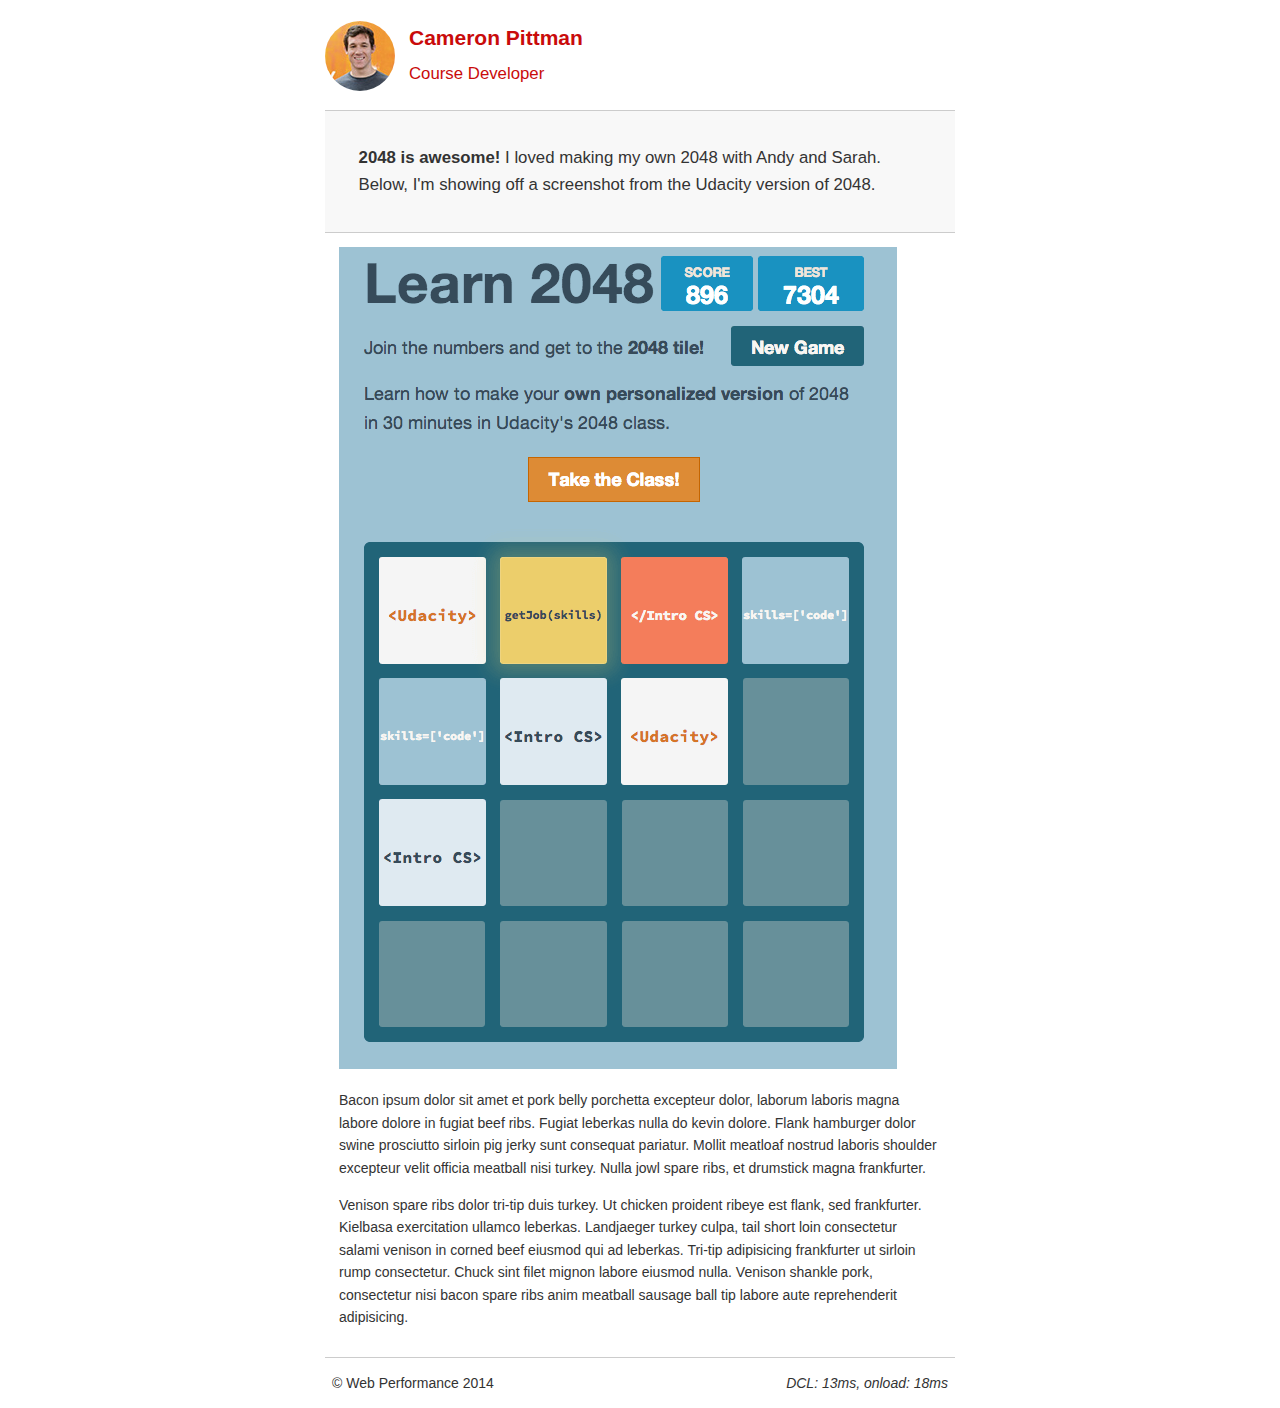
<file: project-2048.html>
<!DOCTYPE html><html lang="en"> <head> <meta charset="utf-8"> <meta name="viewport" content="width=device-width, initial-scale=1"> <meta name="description" content=" FILL ME IN "> <meta name="author" content=" FILL ME IN "> <title>Cameron Pittman: Portfolio</title> <link href="css/style.css" rel="stylesheet"> <link href="css/print.css" rel="stylesheet" media="print"> <script async> (function(w,g){w['GoogleAnalyticsObject']=g; w[g]=w[g]||function(){(w[g].q=w[g].q||[]).push(arguments)};w[g].l=1*new Date();})(window,'ga'); ga('create', 'UA-XXXX-Y'); ga('send', 'pageview'); </script> <script async src="//www.google-analytics.com/analytics.js"></script> <script src="js/perfmatters.js"></script> </head> <body> <header> <a href="/"><img src="img/profilepic.jpg"></a> <p>Cameron Pittman<br><span>Course Developer</span></p></header> <div class="container"> <div class="hero"> <strong>2048 is awesome!</strong> I loved making my own 2048 with Andy and Sarah. Below, I'm showing off a screenshot from the Udacity version of 2048. </div><div class="content"> <img class="img-responsive" src="img/2048.png"> <p>Bacon ipsum dolor sit amet et pork belly porchetta excepteur dolor, laborum laboris magna labore dolore in fugiat beef ribs. Fugiat leberkas nulla do kevin dolore. Flank hamburger dolor swine prosciutto sirloin pig jerky sunt consequat pariatur. Mollit meatloaf nostrud laboris shoulder excepteur velit officia meatball nisi turkey. Nulla jowl spare ribs, et drumstick magna frankfurter.</p><p>Venison spare ribs dolor tri-tip duis turkey. Ut chicken proident ribeye est flank, sed frankfurter. Kielbasa exercitation ullamco leberkas. Landjaeger turkey culpa, tail short loin consectetur salami venison in corned beef eiusmod qui ad leberkas. Tri-tip adipisicing frankfurter ut sirloin rump consectetur. Chuck sint filet mignon labore eiusmod nulla. Venison shankle pork, consectetur nisi bacon spare ribs anim meatball sausage ball tip labore aute reprehenderit adipisicing.</p></div><footer> <p>&copy; Web Performance 2014 <span id="crp-stats"></span></p></footer> </body></html>
</file>
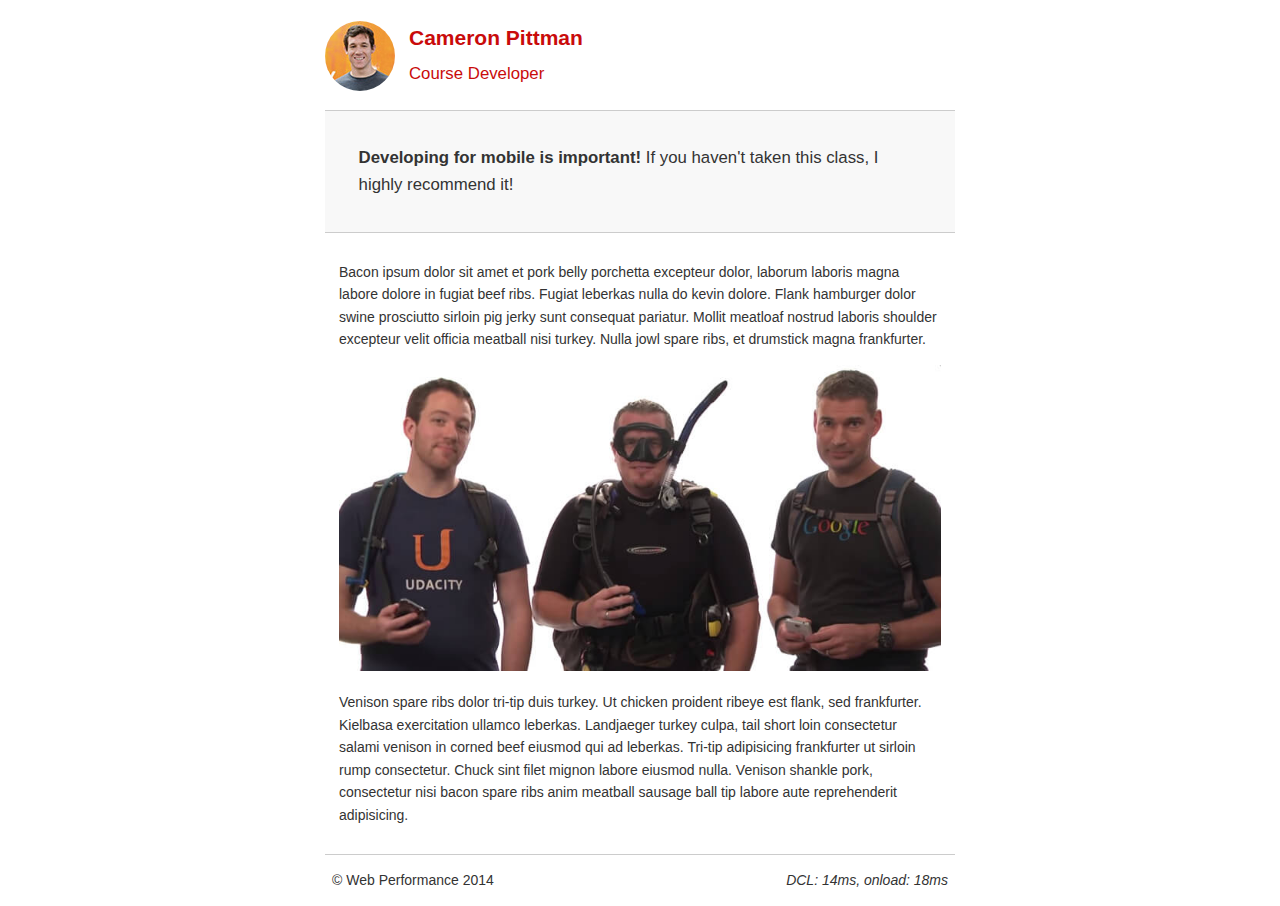
<file: project-mobile.html>
<!DOCTYPE html><html lang="en"> <head> <meta charset="utf-8"> <meta name="viewport" content="width=device-width, initial-scale=1"> <meta name="description" content=" FILL ME IN "> <meta name="author" content=" FILL ME IN "> <title>Cameron Pitman: Portfolio</title> <link href="css/style.css" rel="stylesheet"> <link href="css/print.css" rel="stylesheet" media="print"> <script async> (function(w,g){w['GoogleAnalyticsObject']=g; w[g]=w[g]||function(){(w[g].q=w[g].q||[]).push(arguments)};w[g].l=1*new Date();})(window,'ga'); ga('create', 'UA-XXXX-Y'); ga('send', 'pageview'); </script> <script async src="http://www.google-analytics.com/analytics.js"></script> <script async src="js/perfmatters.js"></script> </head> <body> <header> <a href="/"><img src="img/profilepic.jpg"></a> <p>Cameron Pittman<br><span>Course Developer</span></p></header> <div class="container"> <div class="hero"> <strong>Developing for mobile is important!</strong> If you haven't taken this class, I highly recommend it! </div><div class="content"> <p>Bacon ipsum dolor sit amet et pork belly porchetta excepteur dolor, laborum laboris magna labore dolore in fugiat beef ribs. Fugiat leberkas nulla do kevin dolore. Flank hamburger dolor swine prosciutto sirloin pig jerky sunt consequat pariatur. Mollit meatloaf nostrud laboris shoulder excepteur velit officia meatball nisi turkey. Nulla jowl spare ribs, et drumstick magna frankfurter.</p><img src="img/mobilewebdev.jpg"> <p>Venison spare ribs dolor tri-tip duis turkey. Ut chicken proident ribeye est flank, sed frankfurter. Kielbasa exercitation ullamco leberkas. Landjaeger turkey culpa, tail short loin consectetur salami venison in corned beef eiusmod qui ad leberkas. Tri-tip adipisicing frankfurter ut sirloin rump consectetur. Chuck sint filet mignon labore eiusmod nulla. Venison shankle pork, consectetur nisi bacon spare ribs anim meatball sausage ball tip labore aute reprehenderit adipisicing.</p></div><footer> <p>&copy; Web Performance 2014 <span id="crp-stats"></span></p></footer> </body></html>
</file>
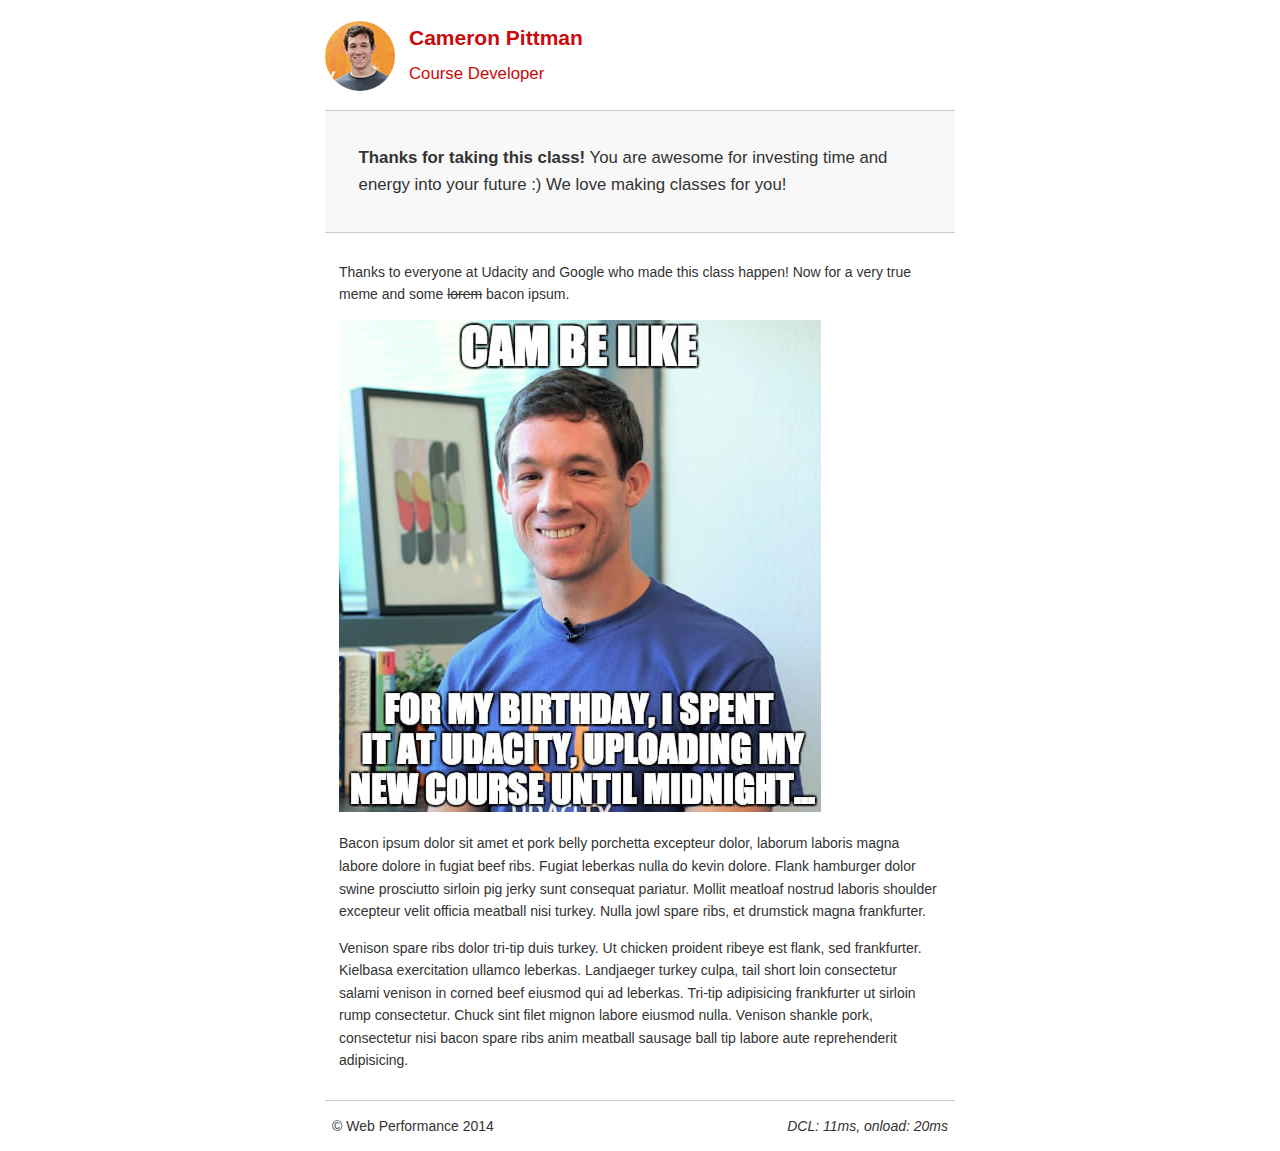
<file: project-webperf.html>
<!DOCTYPE html><html lang="en"> <head> <meta charset="utf-8"> <meta name="viewport" content="width=device-width, initial-scale=1"> <meta name="description" content=" FILL ME IN "> <meta name="author" content=" FILL ME IN "> <title>Cameron Pittman: Portfolio</title> <link href="css/style.css" rel="stylesheet"> <link href="css/print.css" rel="stylesheet" media="print"> <script async> (function(w,g){w['GoogleAnalyticsObject']=g; w[g]=w[g]||function(){(w[g].q=w[g].q||[]).push(arguments)};w[g].l=1*new Date();})(window,'ga'); ga('create', 'UA-XXXX-Y'); ga('send', 'pageview'); </script> <script async src="http://www.google-analytics.com/analytics.js"></script> <script async src="js/perfmatters.js"></script> </head> <body> <header> <a href="/"><img src="img/profilepic.jpg"></a> <p>Cameron Pittman<br><span>Course Developer</span></p></header> <div class="container"> <div class="hero"> <strong>Thanks for taking this class!</strong> You are awesome for investing time and energy into your future :) We love making classes for you! </div><div class="content"> <p>Thanks to everyone at Udacity and Google who made this class happen! Now for a very true meme and some <strike>lorem</strike> bacon ipsum.</p><img src="img/cam_be_like.jpg"> <p>Bacon ipsum dolor sit amet et pork belly porchetta excepteur dolor, laborum laboris magna labore dolore in fugiat beef ribs. Fugiat leberkas nulla do kevin dolore. Flank hamburger dolor swine prosciutto sirloin pig jerky sunt consequat pariatur. Mollit meatloaf nostrud laboris shoulder excepteur velit officia meatball nisi turkey. Nulla jowl spare ribs, et drumstick magna frankfurter.</p><p>Venison spare ribs dolor tri-tip duis turkey. Ut chicken proident ribeye est flank, sed frankfurter. Kielbasa exercitation ullamco leberkas. Landjaeger turkey culpa, tail short loin consectetur salami venison in corned beef eiusmod qui ad leberkas. Tri-tip adipisicing frankfurter ut sirloin rump consectetur. Chuck sint filet mignon labore eiusmod nulla. Venison shankle pork, consectetur nisi bacon spare ribs anim meatball sausage ball tip labore aute reprehenderit adipisicing.</p></div><footer> <p>&copy; Web Performance 2014 <span id="crp-stats"></span></p></footer> </body></html>
</file>
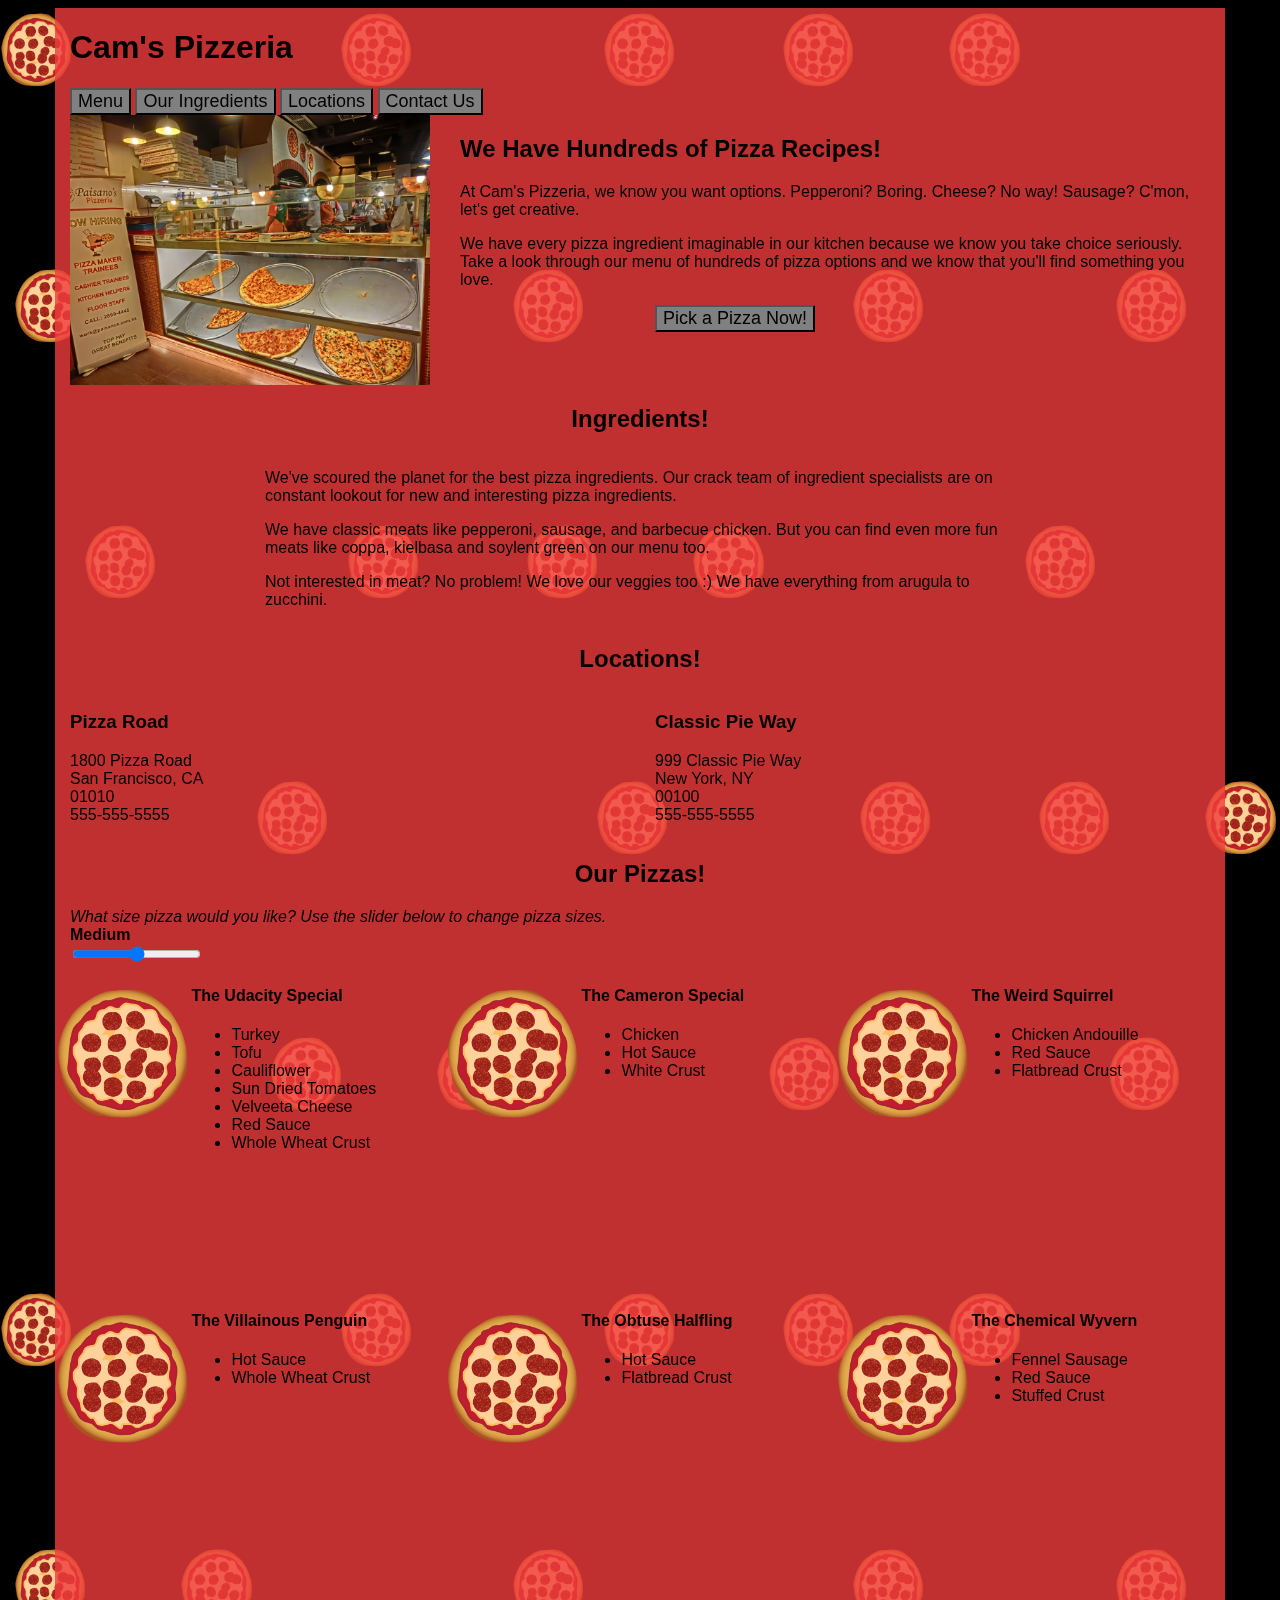
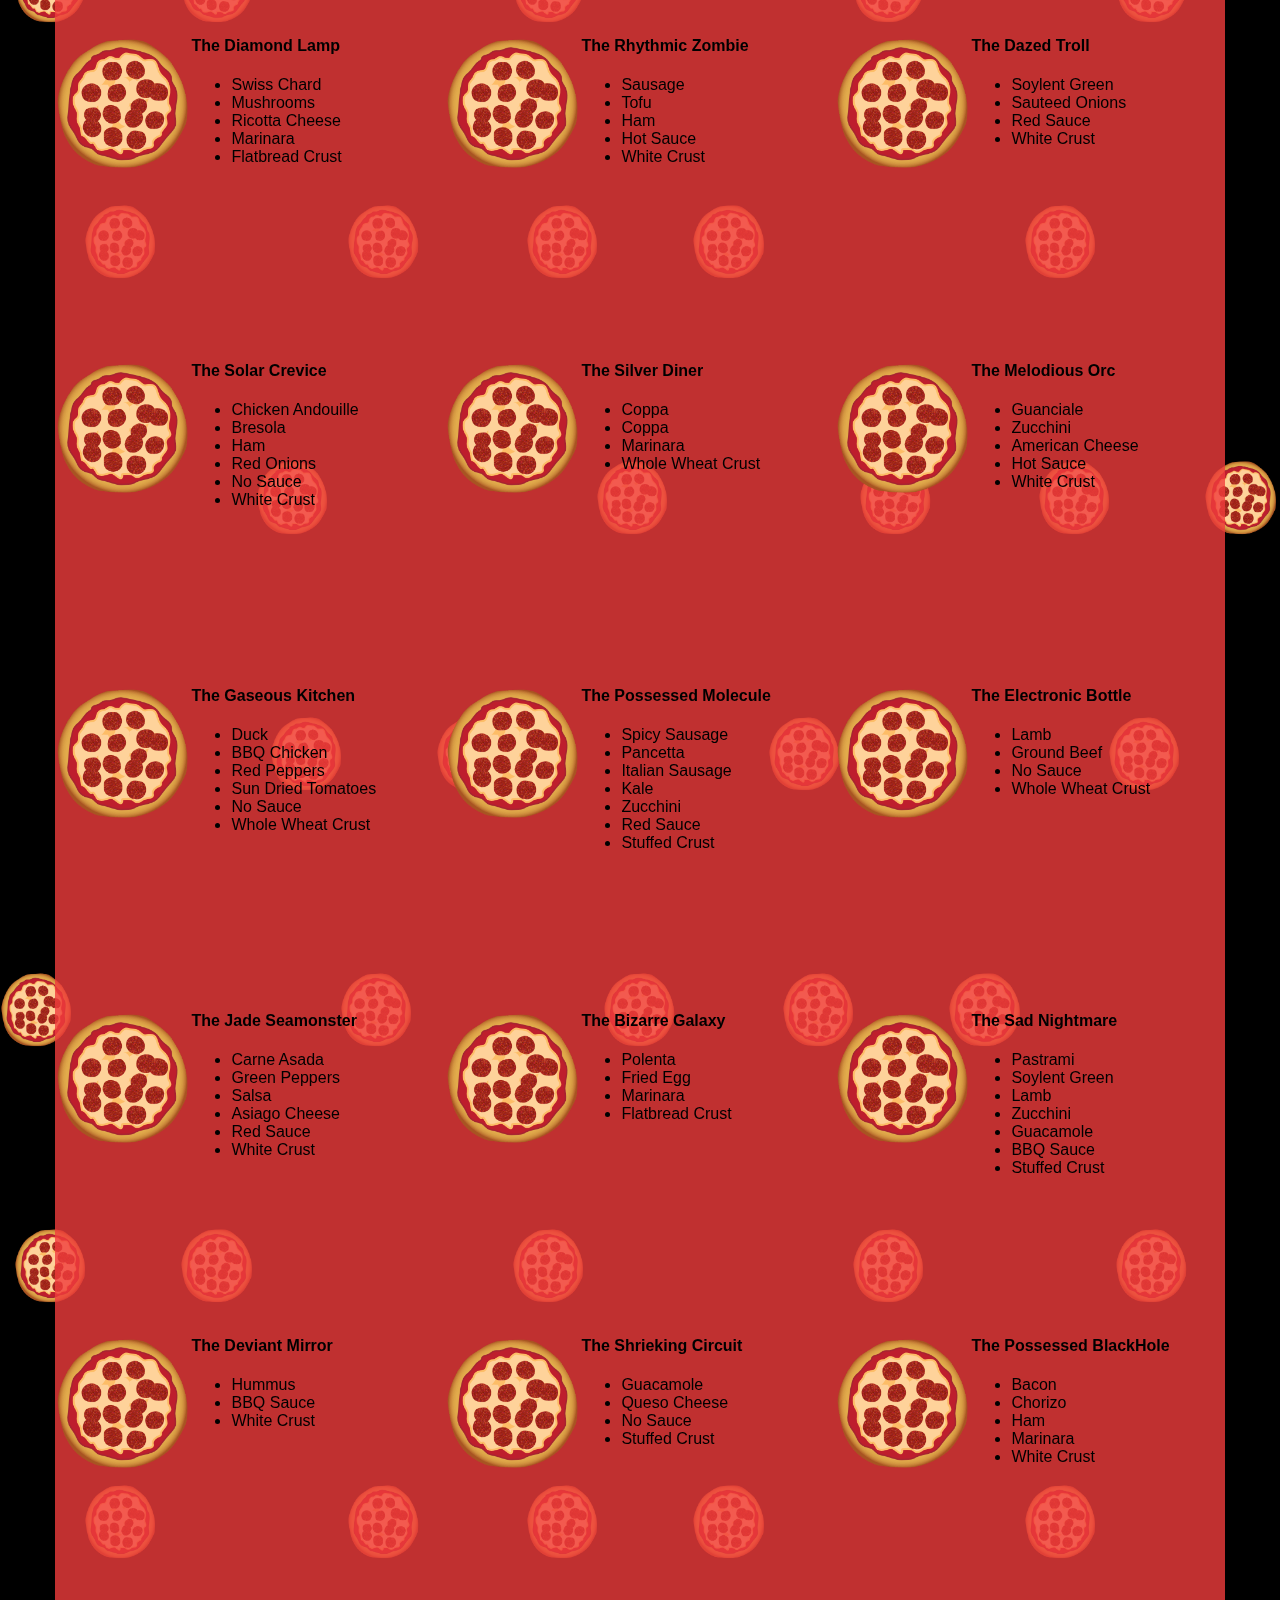
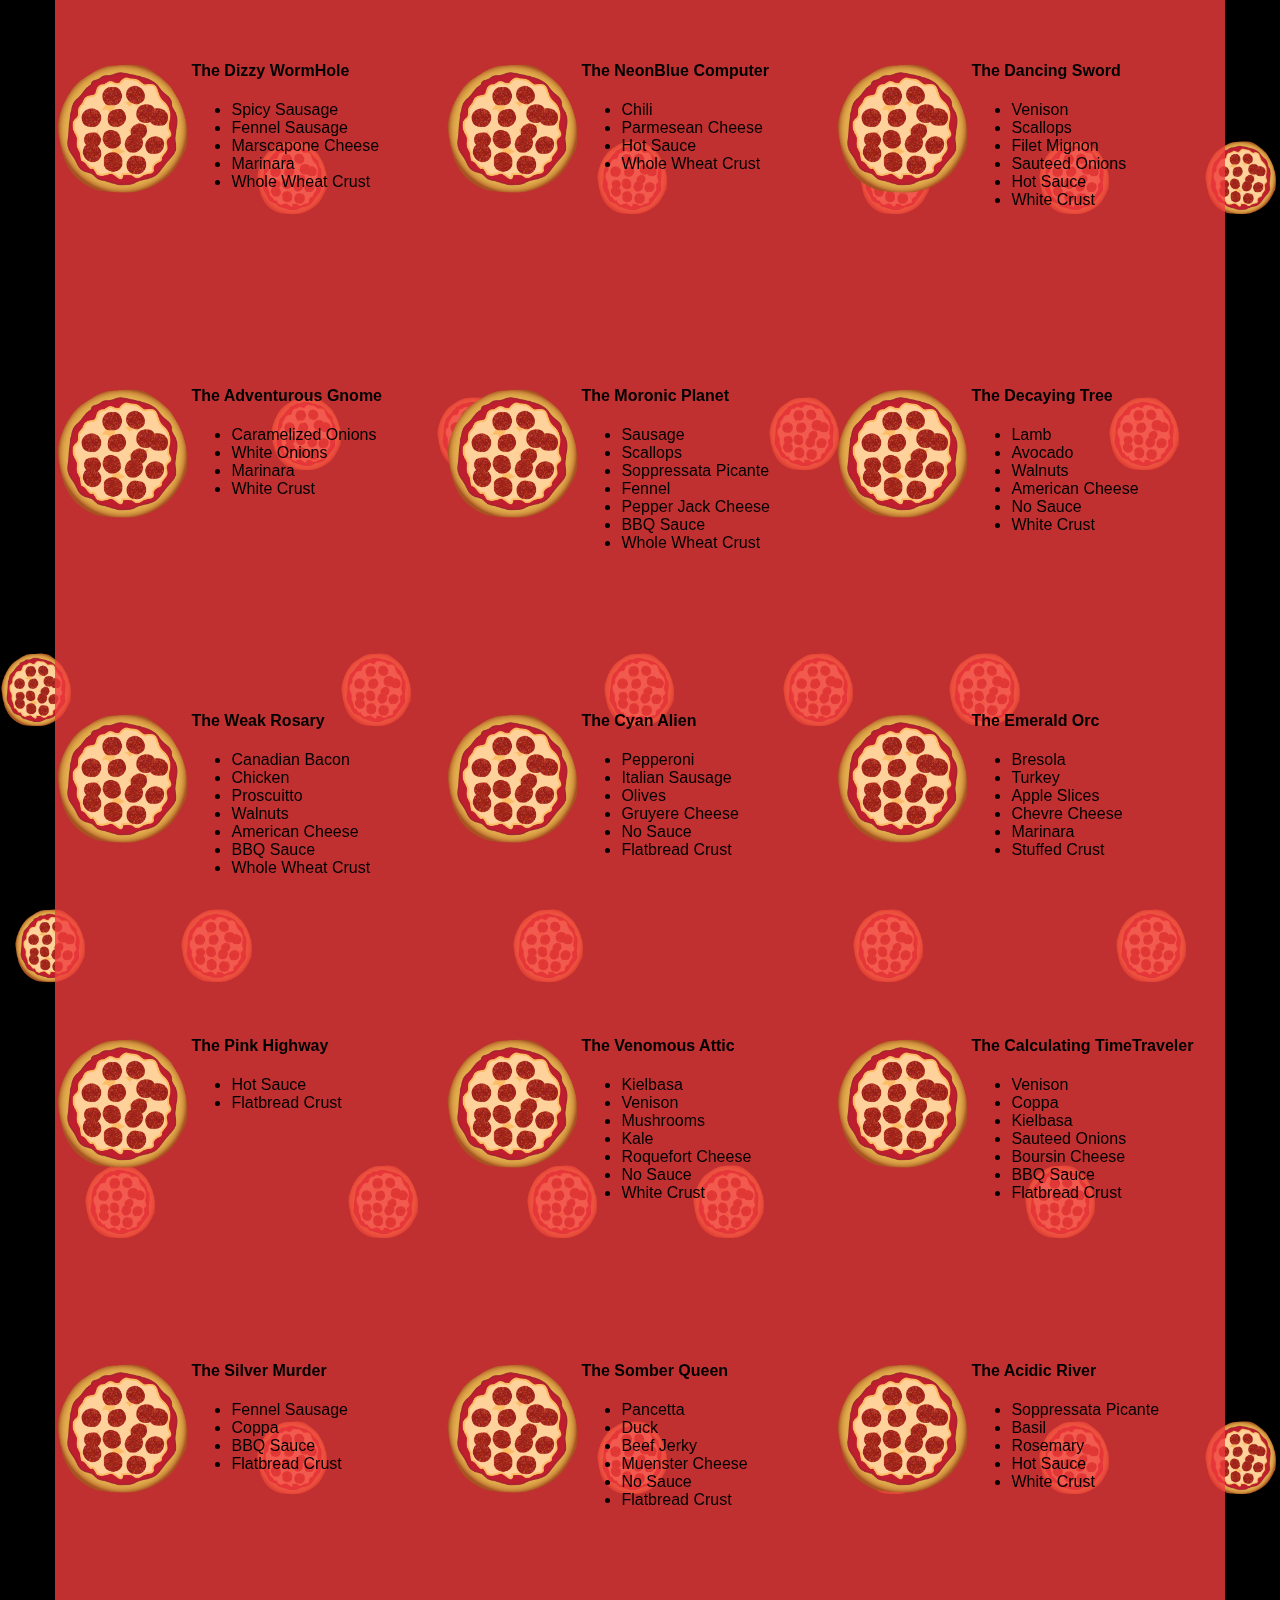
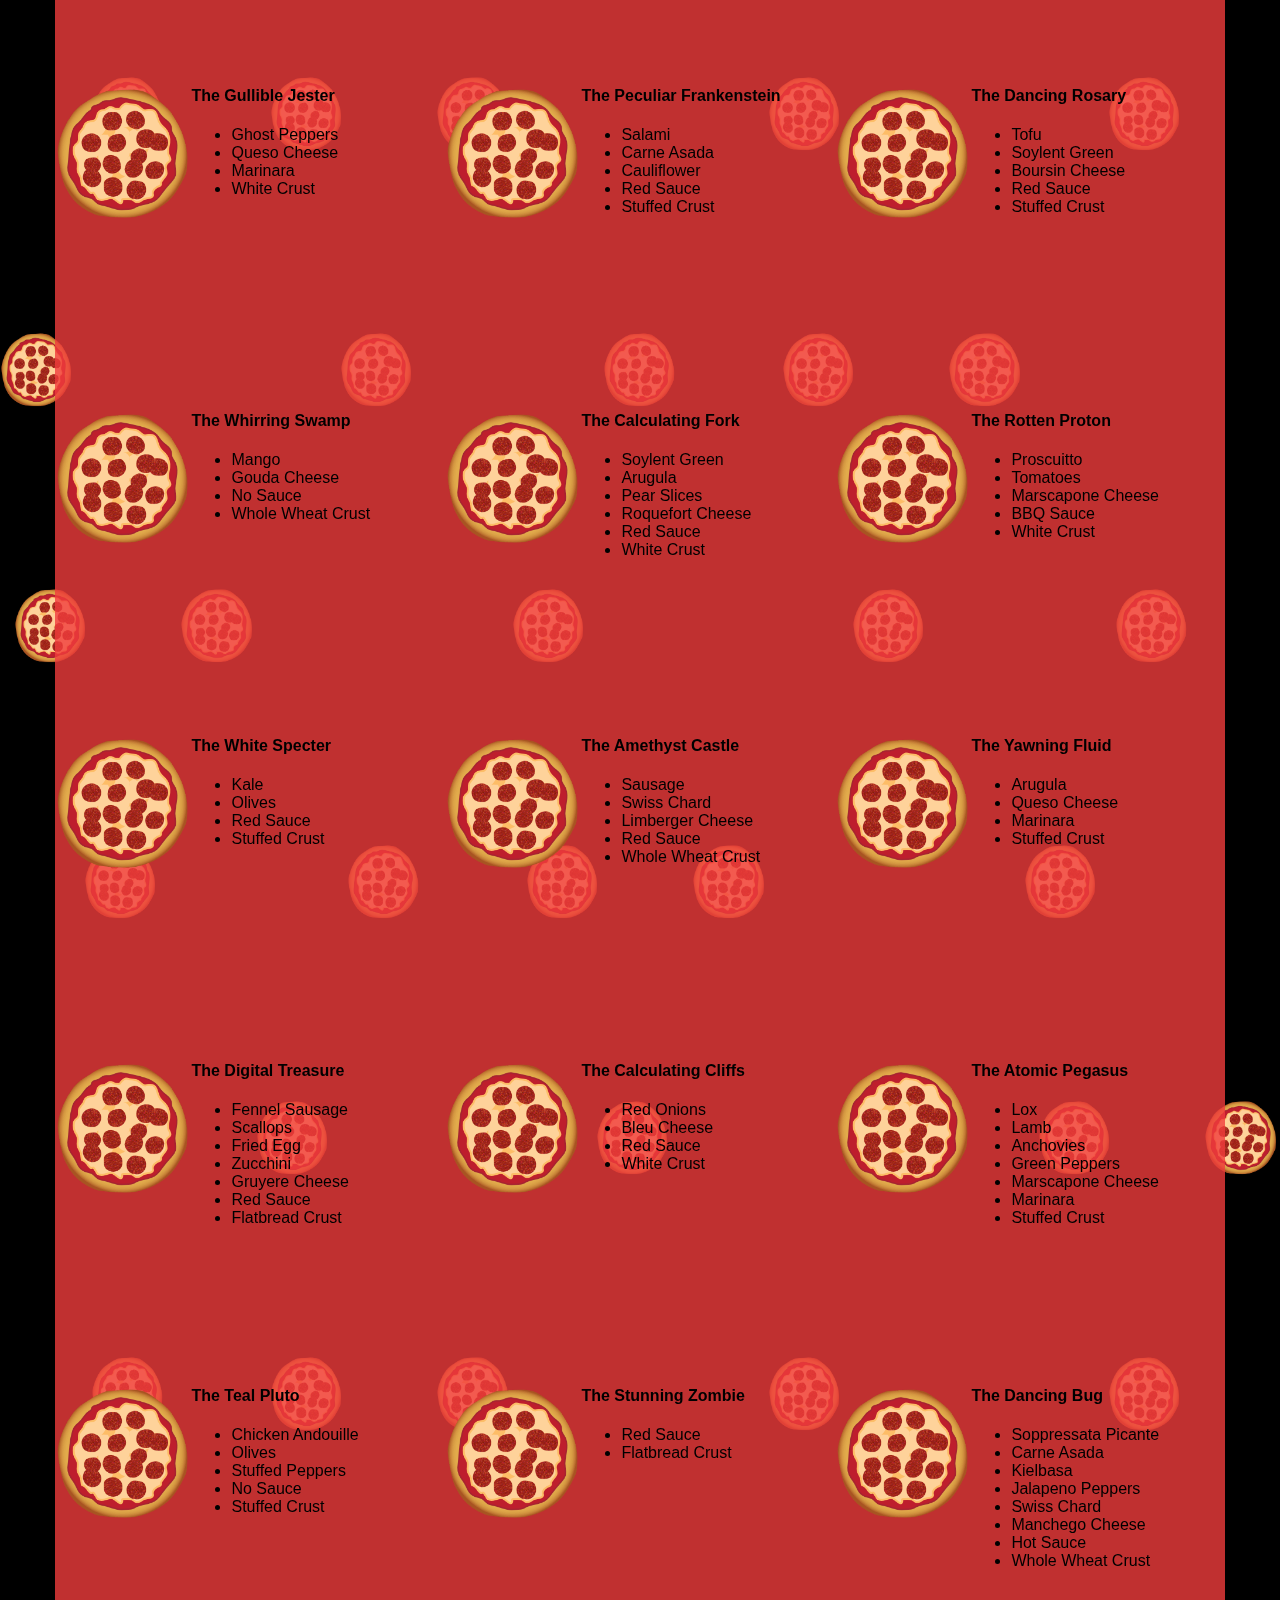
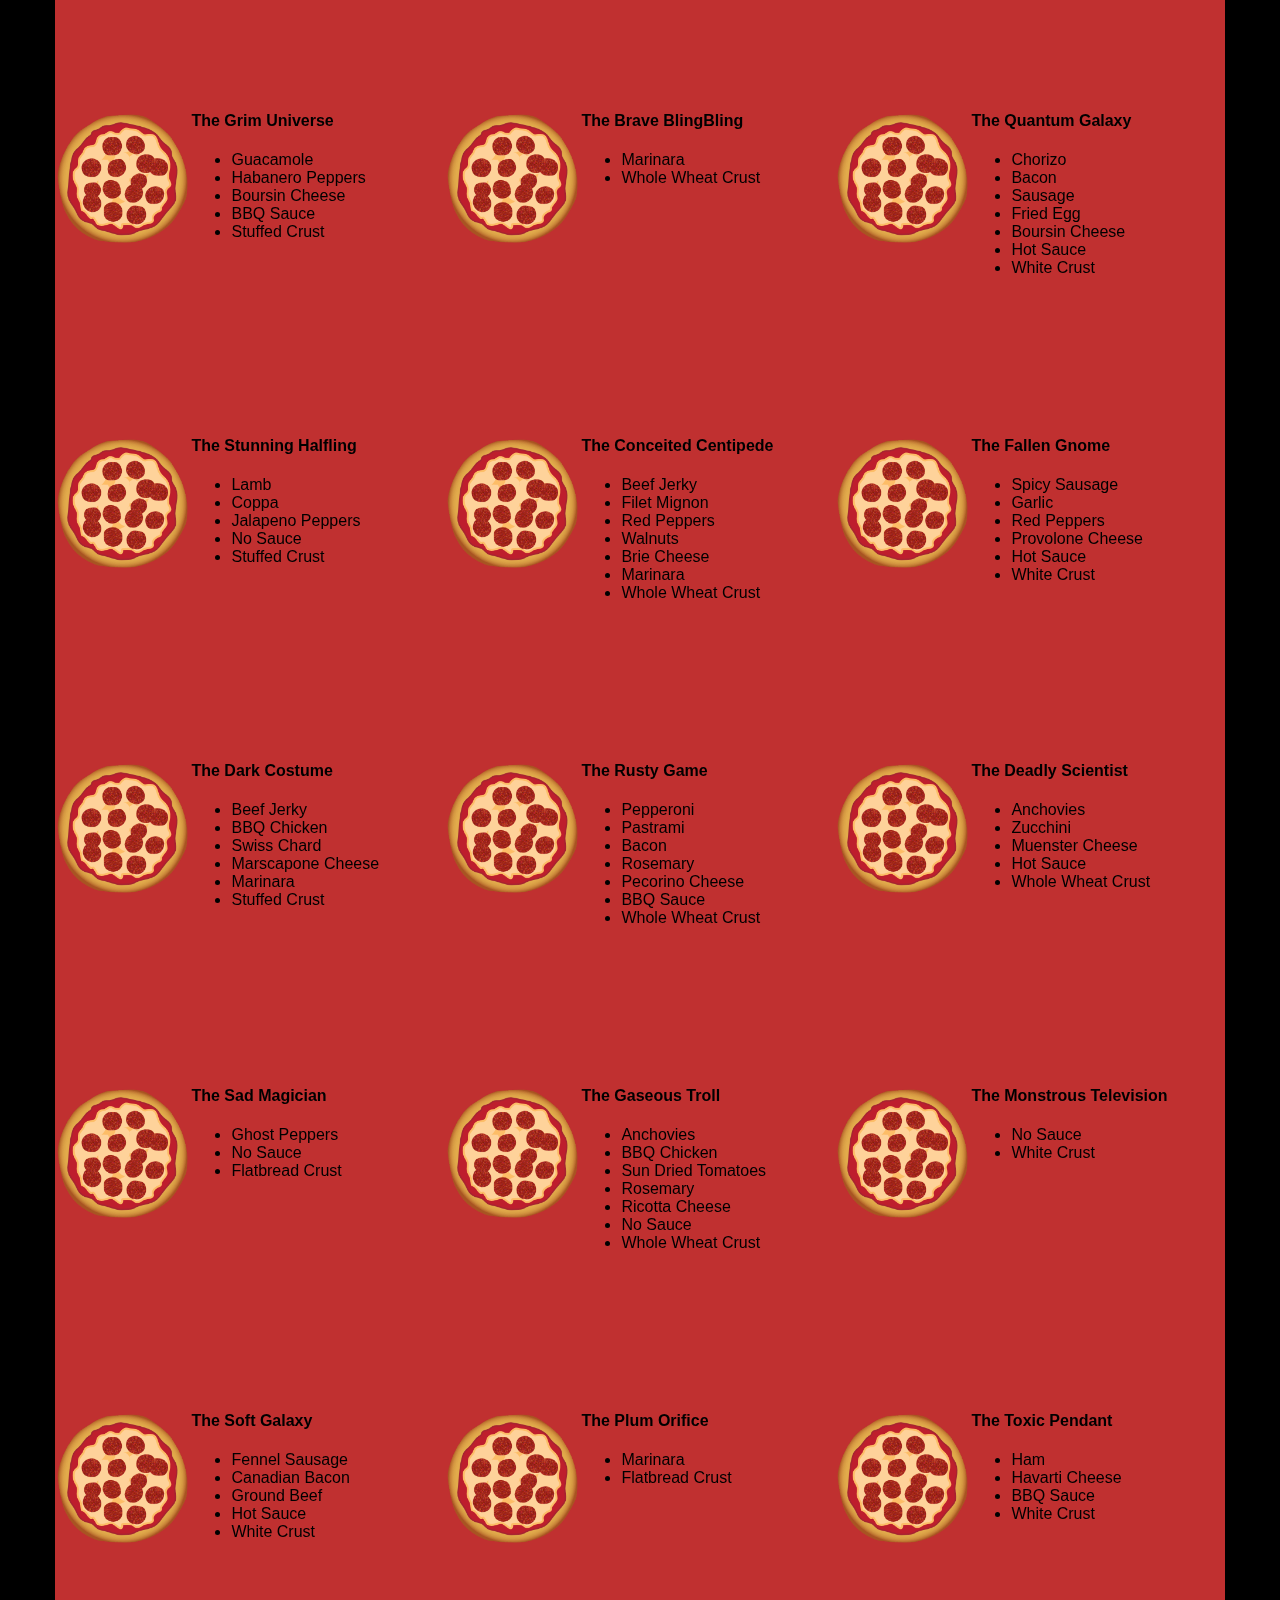
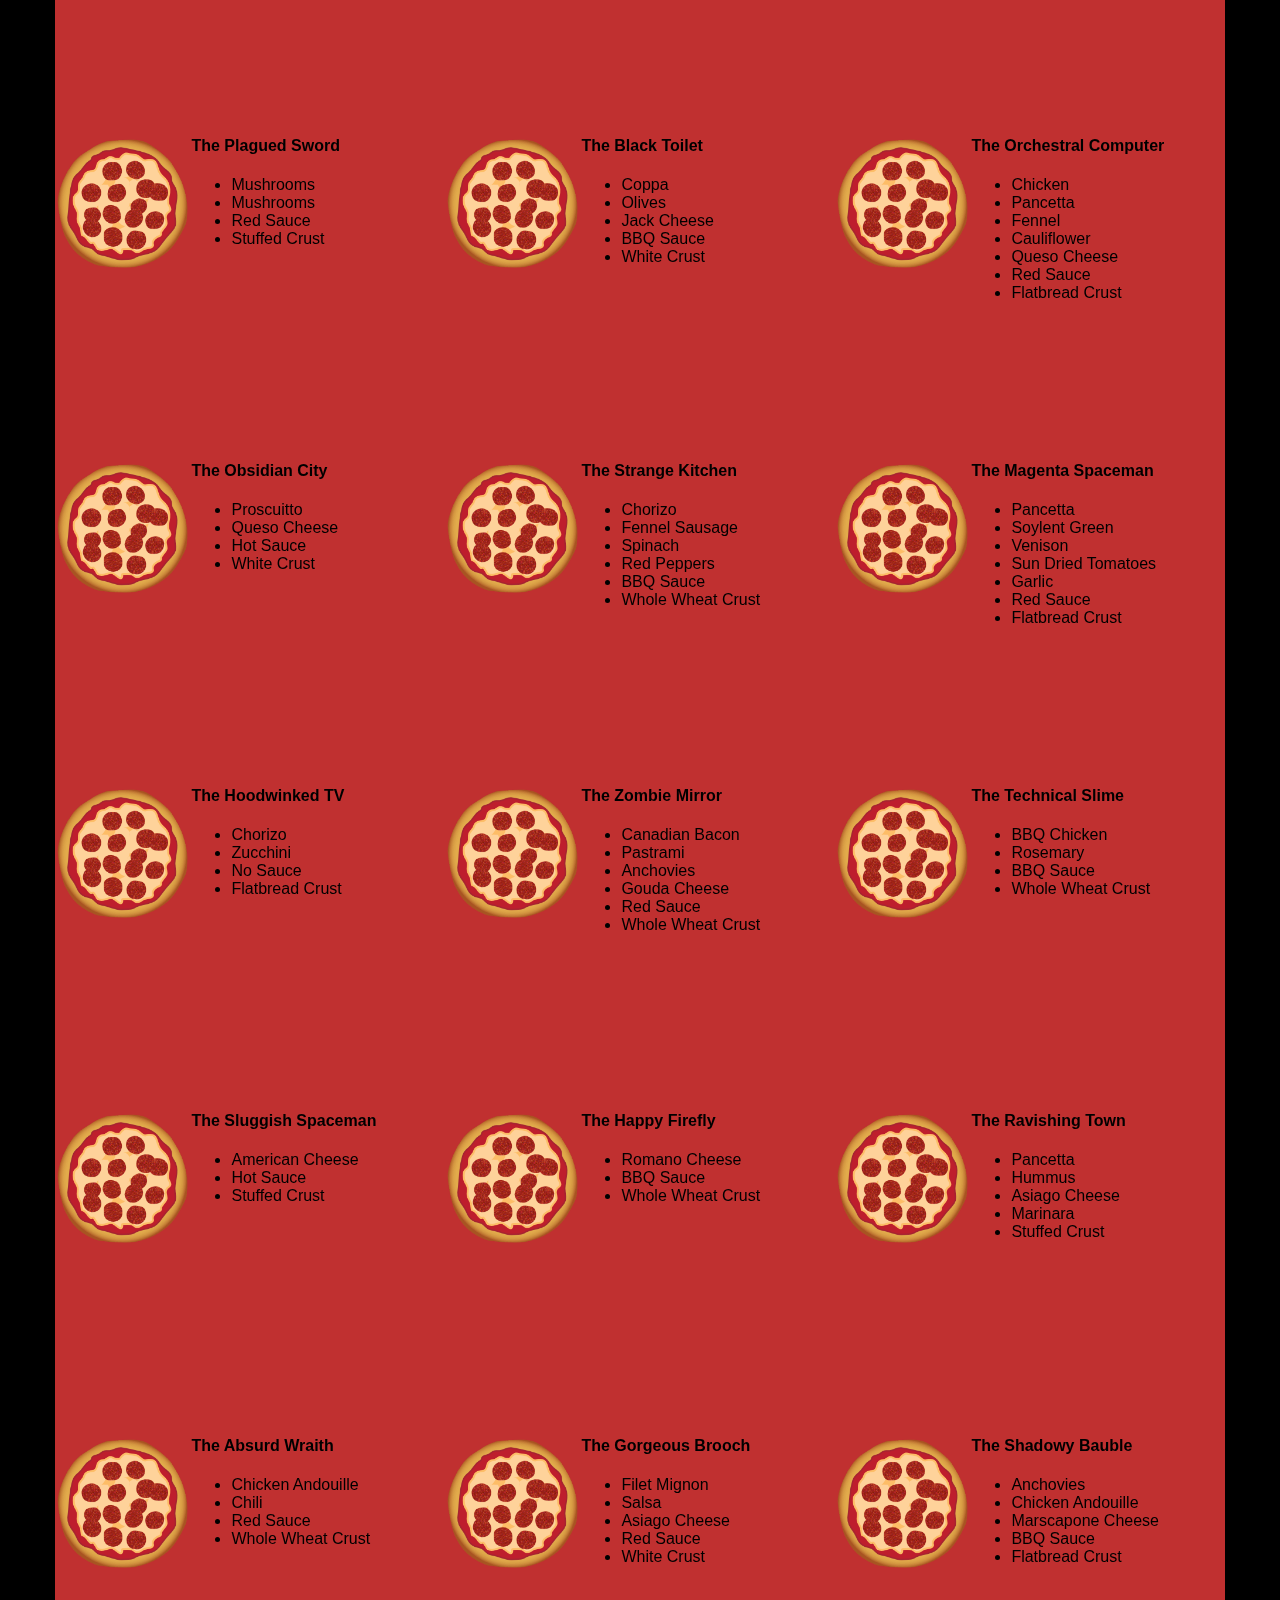
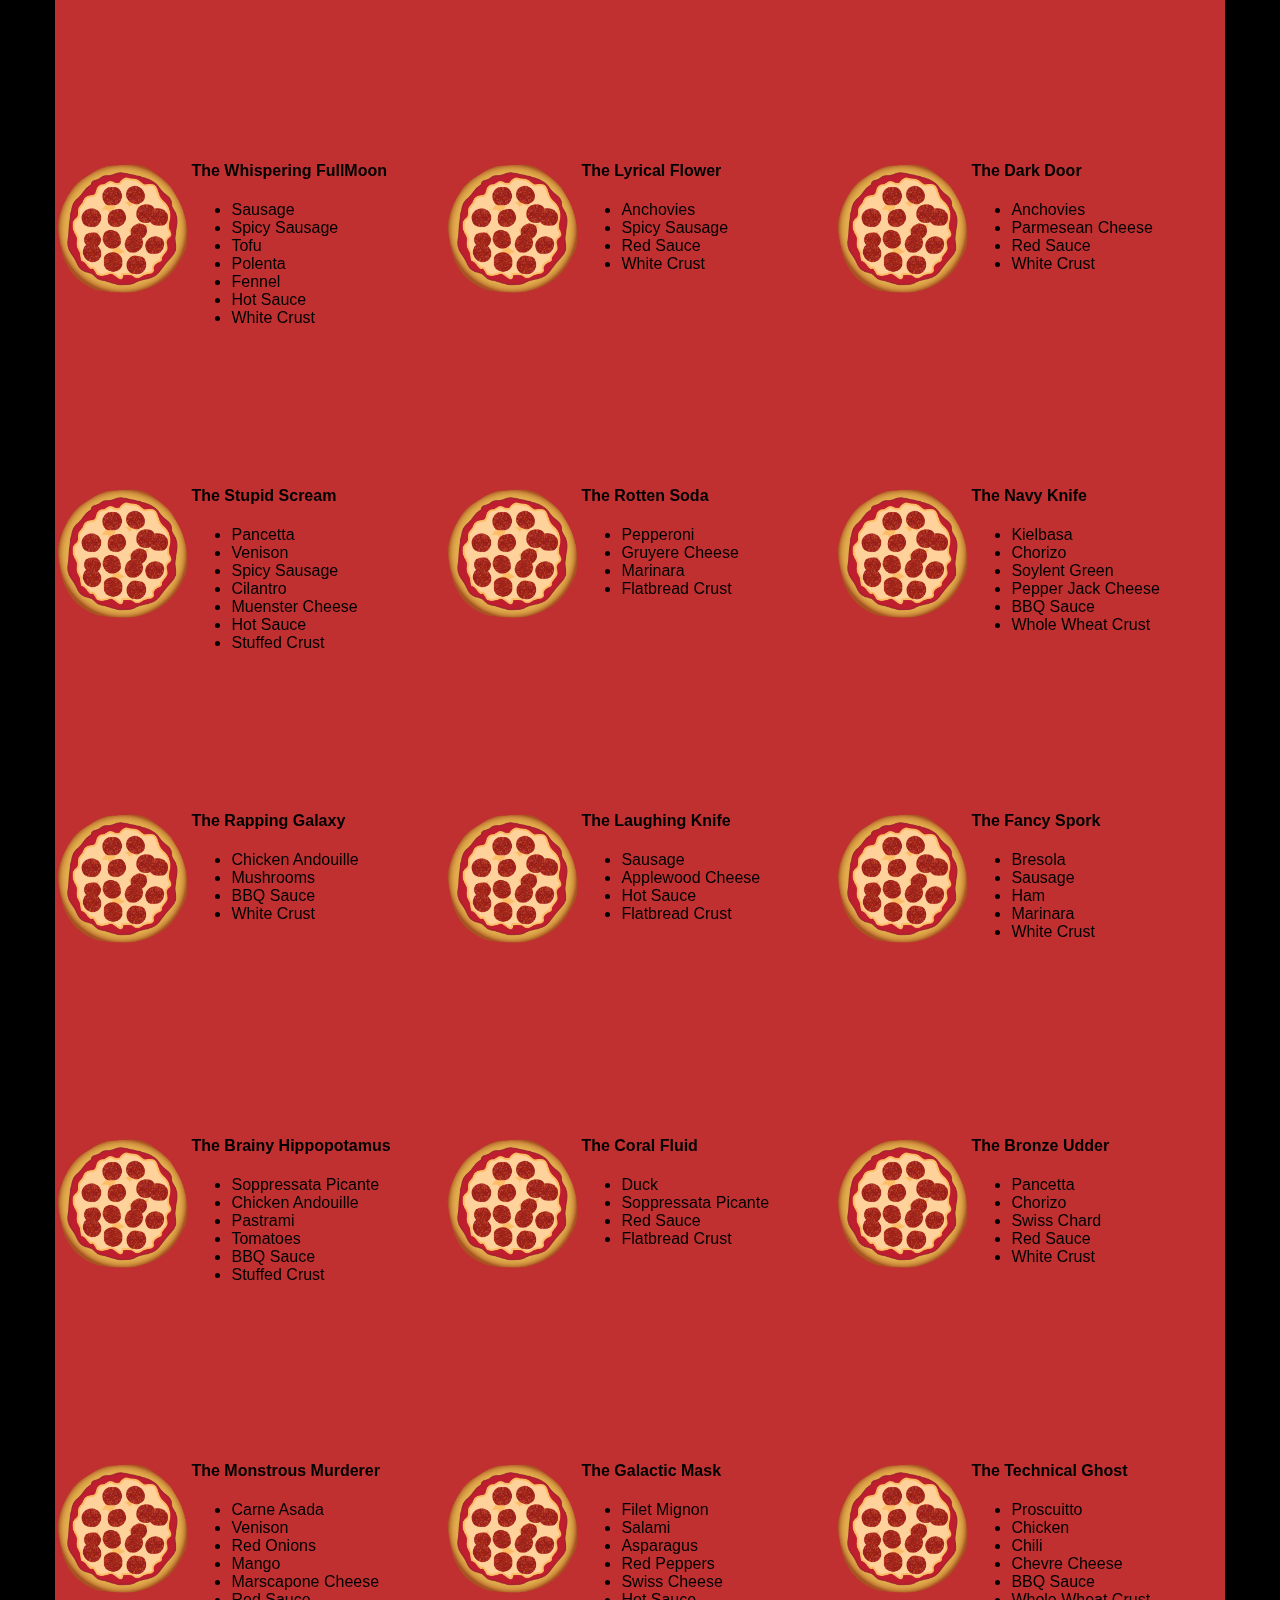
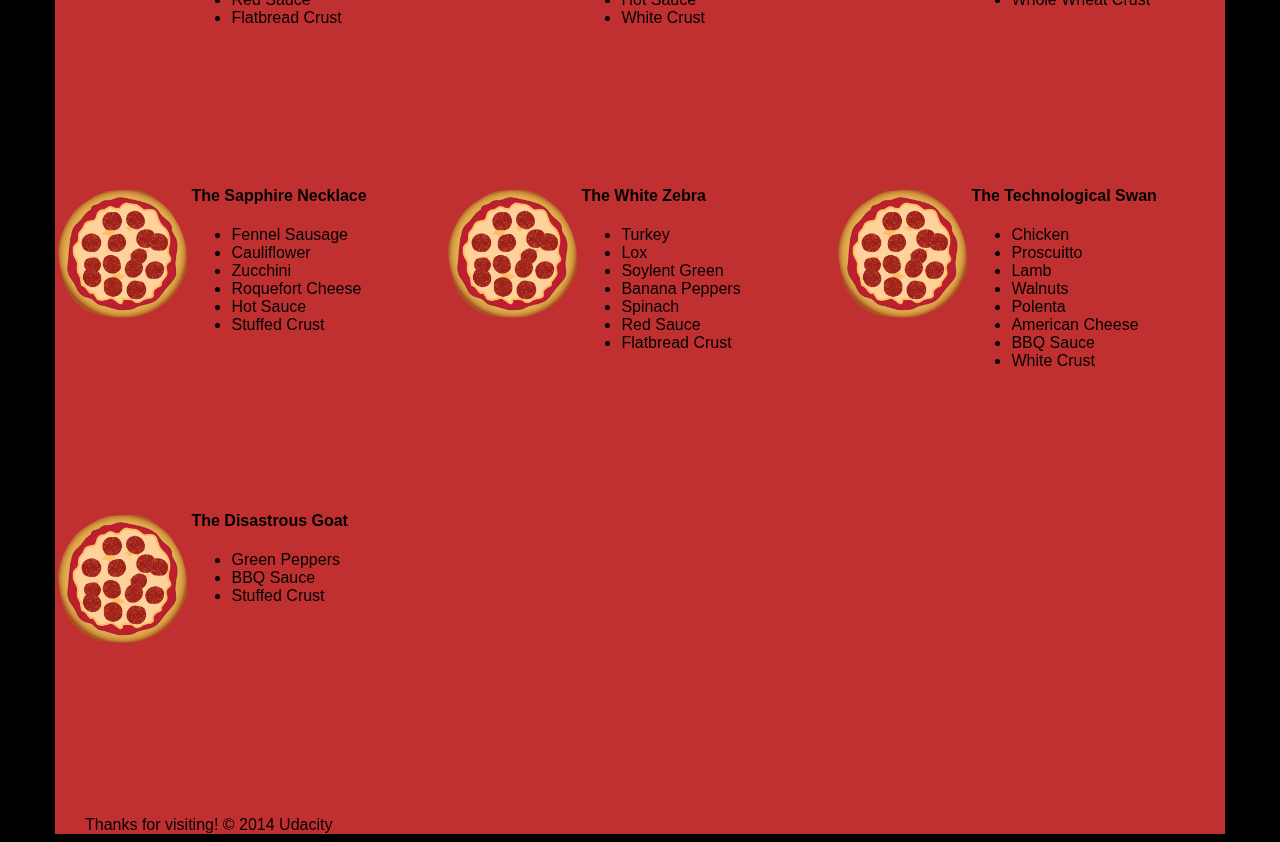
<file: views/pizza.html>
<!DOCTYPE HTML><html><head> <link rel="stylesheet" href="css/style.css"> <link rel="stylesheet" href="css/bootstrap-grid.css"></head><body> <div class="container"> <div id="header" class="row"> <div class="col-md-6"> <div class="row"> <div class="col-md-12"> <h1>Cam's Pizzeria</h1> <div class="row"> <div id="menu" class="col-md-12"> <form action="#randomPizzas"> <input type="submit" value="Menu"> </form> <form action="#ingredients"> <input type="submit" value="Our Ingredients"> </form> <form action="#locations"> <input type="submit" value="Locations"> </form> <form action="#" onsubmit="alert('Thanks for clicking! This button doesn't do anything because this is a fake pizzeria :\)')"> <input type="submit" value="Contact Us"> </form> </div></div></div></div></div><div id="movingPizzas1" class="col-md-6"> </div></div><div id="callToAction" class="row"> <div class="col-md-4"> <img src="images/pizzeria.jpg" class="img-responsive"> </div><div class="col-md-8"> <div class="row"> <div class="col-md-12"> <h2>We Have Hundreds of Pizza Recipes!</h2> <p>At Cam's Pizzeria, we know you want options. Pepperoni? Boring. Cheese? No way! Sausage? C'mon, let's get creative.</p><p>We have every pizza ingredient imaginable in our kitchen because we know you take choice seriously. Take a look through our menu of hundreds of pizza options and we know that you'll find something you love.</p></div></div><div class="row"> <div class="col-md-6 col-md-push-3"> <form action="#randomPizzas"> <input type="submit" value="Pick a Pizza Now!"> </form> </div></div></div></div><div id="ingredients" class="row"> <div class="col-md-8 col-md-push-2"> <div class="row"> <div class="col-md-12 centered"> <h2>Ingredients!</h2> </div></div><div class="row"> <div class="col-md-12"> <p>We've scoured the planet for the best pizza ingredients. Our crack team of ingredient specialists are on constant lookout for new and interesting pizza ingredients.</p><p>We have classic meats like pepperoni, sausage, and barbecue chicken. But you can find even more fun meats like coppa, kielbasa and soylent green on our menu too.</p><p>Not interested in meat? No problem! We love our veggies too :) We have everything from arugula to zucchini.</p></div></div></div></div><div id="locations" class="row"> <div class="col-md-12"> <h2 style="text-align: center">Locations!</h2> <div class="row"> <div class="col-md-6"> <h3>Pizza Road</h3> <p>1800 Pizza Road<br>San Francisco, CA<br>01010<br>555-555-5555</p></div><div class="col-md-6"> <h3>Classic Pie Way</h3> <p>999 Classic Pie Way<br>New York, NY<br>00100<br>555-555-5555</p></div></div></div></div><div id="pizzaGenerator" class="row"> <div class="col-md-12"> <h2 style="text-align: center">Our Pizzas!</h2> <div class="row"> <div class="col-md-12"> <em>What size pizza would you like? Use the slider below to change pizza sizes.</em> </div><div id="pizzaSize" class="col-md-6">Medium</div><div class="col-md-12"> <input id="sizeSlider" type="range" min="1" max="3" value="2" step="1" onchange="resizePizzas(this.value)"></input> </div></div><div id="randomPizzas" class="row"> <div id="pizza0" class="randomPizzaContainer" style="width:33.33%; height: 325px;"> <div style="width:35%"> <img src="images/pizza.png" class="img-responsive"> </div><div style="width:65%"> <h4>The Udacity Special</h4> <ul> <li>Turkey</li><li>Tofu</li><li>Cauliflower</li><li>Sun Dried Tomatoes</li><li>Velveeta Cheese</li><li>Red Sauce</li><li>Whole Wheat Crust</li></ul> </div></div><div id="pizza1" class="randomPizzaContainer" style="width:33.33%; height: 325px;"> <div style="width:35%"> <img src="images/pizza.png" class="img-responsive"> </div><div style="width:65%"> <h4>The Cameron Special</h4> <ul> <li>Chicken</li><li>Hot Sauce</li><li>White Crust</li></ul> </div></div></div></div></div><div id="footer" class="col-md-12">Thanks for visiting! &copy; 2014 Udacity</div></div><script type="text/javascript" src="js/main.js"></script></body></html></html>
</file>
<file: css/style.css>
html{font-size: 100%; overflow-y: scroll; -webkit-tap-highlight-color: rgba(0,0,0,0); -ms-text-size-adjust: 100%; -webkit-text-size-adjust: none;}body{margin: 0; font-size: 14px; line-height: 1.61; font-weight: 400;}body, button, input, select, textarea{font-family: 'Open Sans', sans-serif; color: #333;}a{color: #12C;}a:visited{color: #61C;}a:focus{outline: thin dotted;}a:hover, a:active{color: #c00; outline: 0;}b, strong{font-weight: bold;}pre, code{font-family: monospace, monospace; font-size: 1em;}ul, ol{margin: 1em 0; padding: 0 0 0 20px;}img{border: 0; max-width: 100%;}body{background: #fff;}header, footer, .container{max-width: 45em; margin: 0 auto;}header{padding: 0 0.5em; color: #C90B0B;}header img{border-radius: 40px; float: left;}header p{font-size:1.5em; font-weight: bold; padding-left: 4em;}header p span{font-size: 0.8em; font-weight: normal;}.hero{padding: 2em; background-color: #f8f8f8; font-size:1.2em; border-bottom: 1px solid #ccc; border-top: 1px solid #ccc;}.content{padding: 1em 1em;}.content li{list-style-type: none; font-size: 1.1em;}li img{float:left; padding-right: 1em;}li p{font-size: 0.9em; font-style: italic;}footer{padding: 0 0.5em; border-top: 1px solid #ccc;}footer span{float: right; font-style: italic;}@media only screen and (max-width: 480px){body{font-size: 12px;}header p{padding-left: 4.5em;}}
</file>
<file: css/print.css>
@media print{*{background: transparent !important; color: black !important; text-shadow: none !important; filter:none !important; -ms-filter: none !important;}a, a:visited{color: #444 !important; text-decoration: underline;}a[href]:after{content: " (" attr(href) ")";}tr, img{page-break-inside: avoid;}img{max-width: 100% !important;}@page{margin: 0.5cm;}p, h2, h3{orphans: 3; widows: 3;}h2, h3{page-break-after: avoid;}}
</file>
<file: views/css/style.css>
*{-webkit-box-sizing: border-box; -moz-box-sizing: border-box; -box-sizing: border-box;}body{font-family: "Trebuchet MS", Helvetica, sans-serif; background: black;}input{background: grey; font-size: 18px;}form{display: inline-block;}.centered{text-align: center;}#pizzaSize{font-weight: 800;}.mover{position: fixed; width: 256px; z-index: -1;}.randomPizzaContainer{float: left; display: flex;}.randomPizzaContainer:after{content: ""; display: table; clear:both;}.container{background-color: rgba(240, 60, 60, 0.8);}
</file>
